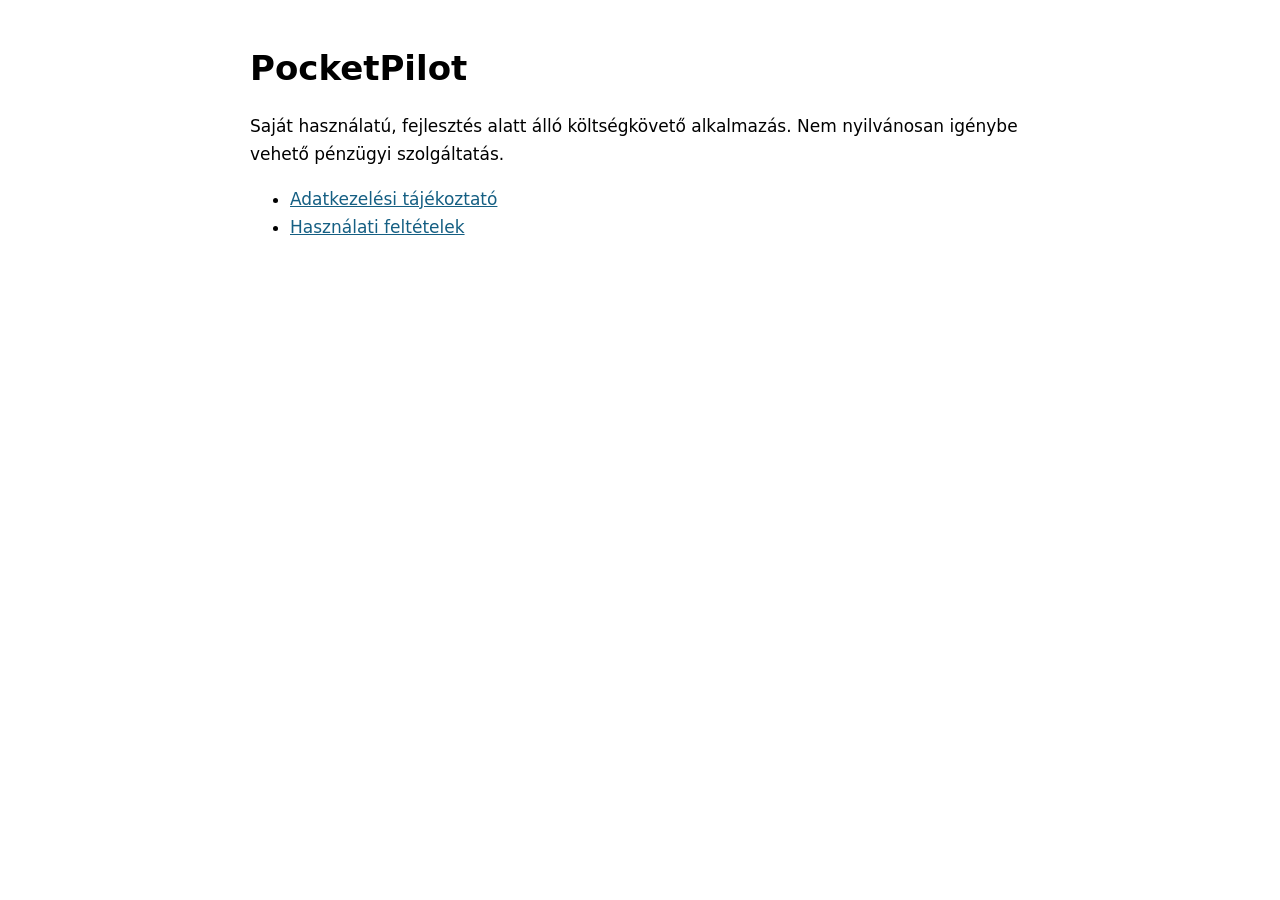
<file: index.html>
<!doctype html>
<html lang="hu"><head><meta charset="utf-8"><meta name="viewport" content="width=device-width,initial-scale=1"><title>PocketPilot</title><link rel="stylesheet" href="style.css"></head>
<body><main><h1>PocketPilot</h1><p>Saját használatú, fejlesztés alatt álló költségkövető alkalmazás. Nem nyilvánosan igénybe vehető pénzügyi szolgáltatás.</p><ul><li><a href="privacy.html">Adatkezelési tájékoztató</a></li><li><a href="terms.html">Használati feltételek</a></li></ul></main></body></html>
</file>
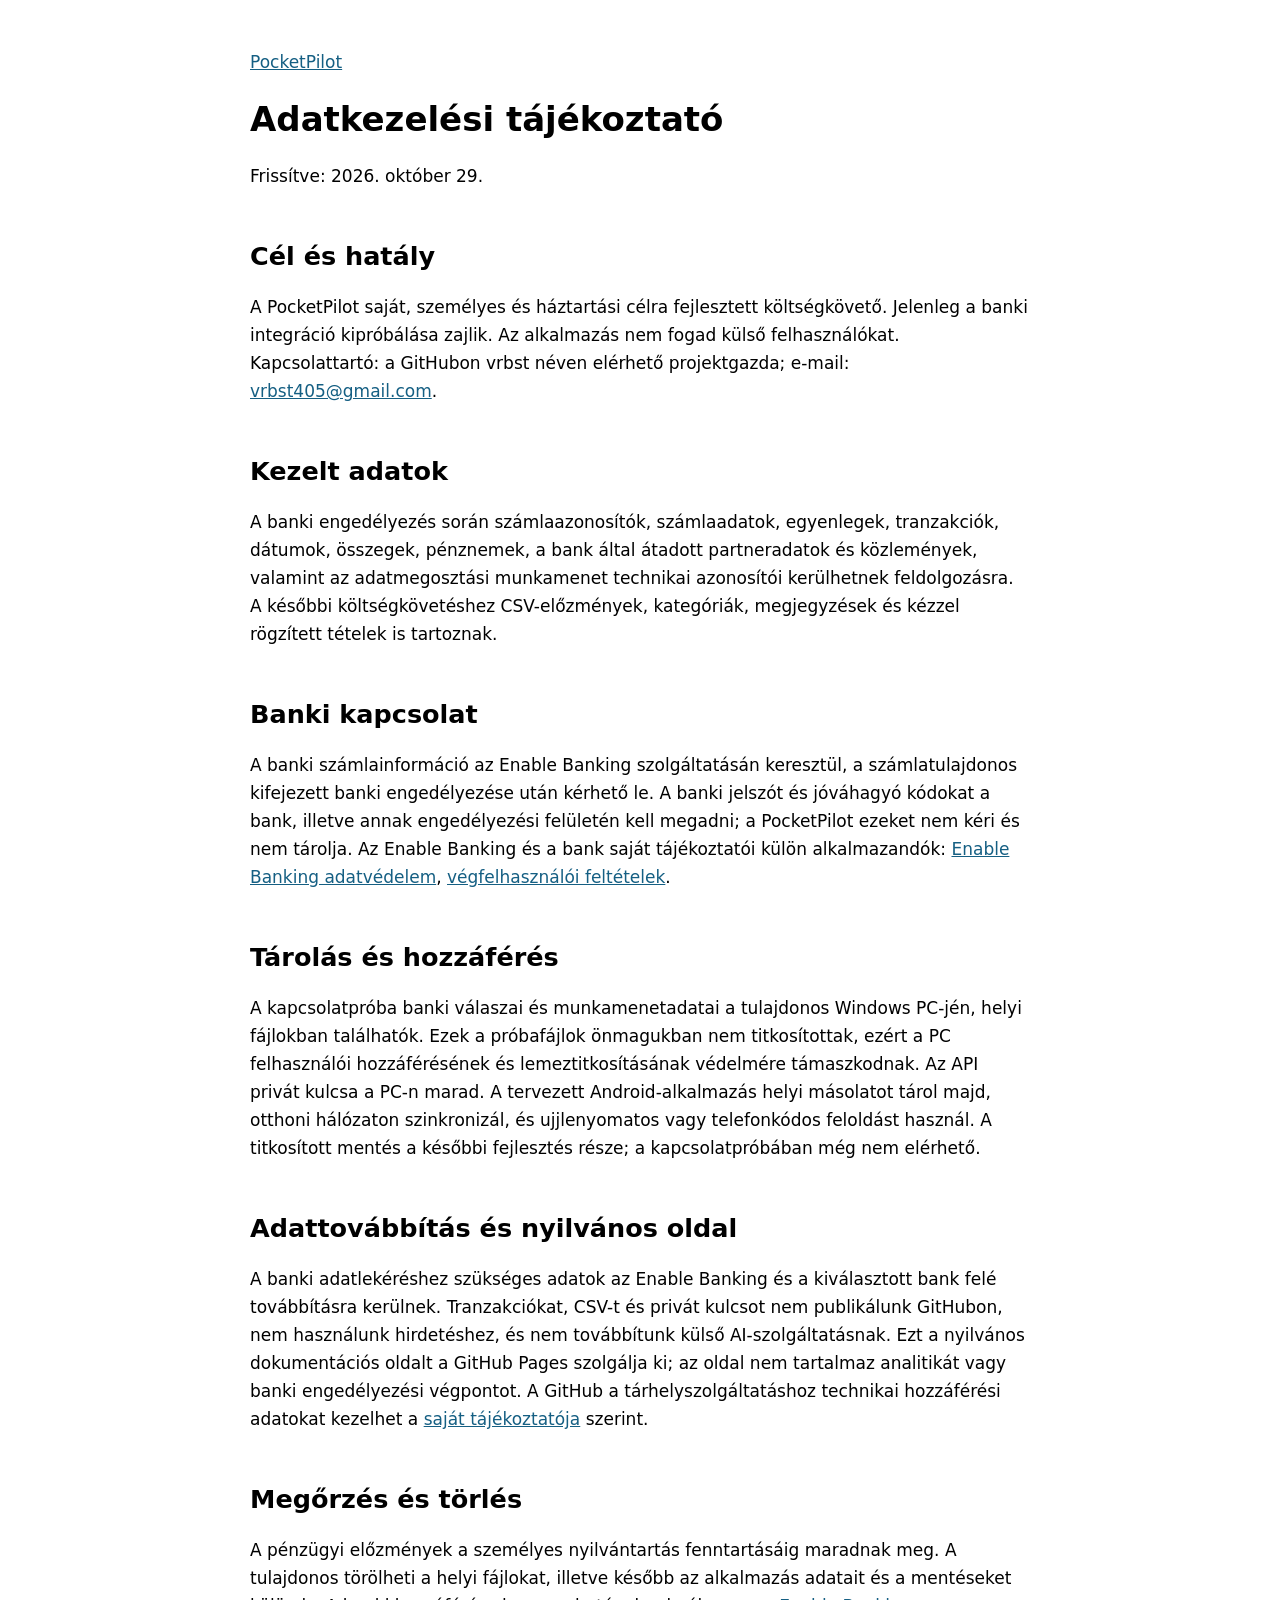
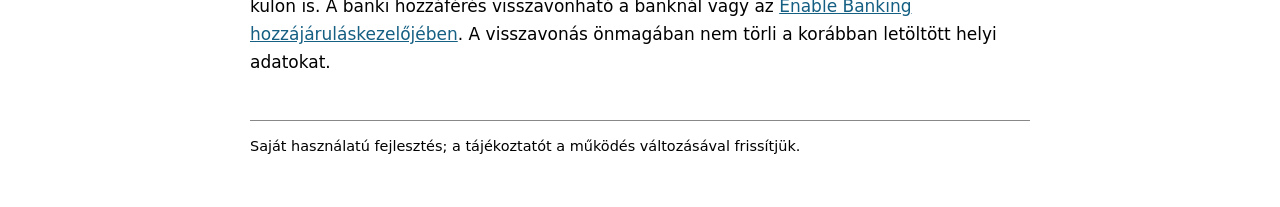
<file: privacy.html>
<!doctype html>
<html lang="hu"><head><meta charset="utf-8"><meta name="viewport" content="width=device-width,initial-scale=1"><title>PocketPilot – Adatkezelési tájékoztató</title><link rel="stylesheet" href="style.css"></head>
<body><main><a href="index.html">PocketPilot</a><h1>Adatkezelési tájékoztató</h1><p>Frissítve: 2026. október 29.</p>
<h2>Cél és hatály</h2><p>A PocketPilot saját, személyes és háztartási célra fejlesztett költségkövető. Jelenleg a banki integráció kipróbálása zajlik. Az alkalmazás nem fogad külső felhasználókat. Kapcsolattartó: a GitHubon vrbst néven elérhető projektgazda; e-mail: <a href="mailto:vrbst405@gmail.com">vrbst405@gmail.com</a>.</p>
<h2>Kezelt adatok</h2><p>A banki engedélyezés során számlaazonosítók, számlaadatok, egyenlegek, tranzakciók, dátumok, összegek, pénznemek, a bank által átadott partneradatok és közlemények, valamint az adatmegosztási munkamenet technikai azonosítói kerülhetnek feldolgozásra. A későbbi költségkövetéshez CSV-előzmények, kategóriák, megjegyzések és kézzel rögzített tételek is tartoznak.</p>
<h2>Banki kapcsolat</h2><p>A banki számlainformáció az Enable Banking szolgáltatásán keresztül, a számlatulajdonos kifejezett banki engedélyezése után kérhető le. A banki jelszót és jóváhagyó kódokat a bank, illetve annak engedélyezési felületén kell megadni; a PocketPilot ezeket nem kéri és nem tárolja. Az Enable Banking és a bank saját tájékoztatói külön alkalmazandók: <a href="https://enablebanking.com/privacy/">Enable Banking adatvédelem</a>, <a href="https://tilisy.enablebanking.com/terms">végfelhasználói feltételek</a>.</p>
<h2>Tárolás és hozzáférés</h2><p>A kapcsolatpróba banki válaszai és munkamenetadatai a tulajdonos Windows PC-jén, helyi fájlokban találhatók. Ezek a próbafájlok önmagukban nem titkosítottak, ezért a PC felhasználói hozzáférésének és lemeztitkosításának védelmére támaszkodnak. Az API privát kulcsa a PC-n marad. A tervezett Android-alkalmazás helyi másolatot tárol majd, otthoni hálózaton szinkronizál, és ujjlenyomatos vagy telefonkódos feloldást használ. A titkosított mentés a későbbi fejlesztés része; a kapcsolatpróbában még nem elérhető.</p>
<h2>Adattovábbítás és nyilvános oldal</h2><p>A banki adatlekéréshez szükséges adatok az Enable Banking és a kiválasztott bank felé továbbításra kerülnek. Tranzakciókat, CSV-t és privát kulcsot nem publikálunk GitHubon, nem használunk hirdetéshez, és nem továbbítunk külső AI-szolgáltatásnak. Ezt a nyilvános dokumentációs oldalt a GitHub Pages szolgálja ki; az oldal nem tartalmaz analitikát vagy banki engedélyezési végpontot. A GitHub a tárhelyszolgáltatáshoz technikai hozzáférési adatokat kezelhet a <a href="https://docs.github.com/en/site-policy/privacy-policies/github-general-privacy-statement">saját tájékoztatója</a> szerint.</p>
<h2>Megőrzés és törlés</h2><p>A pénzügyi előzmények a személyes nyilvántartás fenntartásáig maradnak meg. A tulajdonos törölheti a helyi fájlokat, illetve később az alkalmazás adatait és a mentéseket külön is. A banki hozzáférés visszavonható a banknál vagy az <a href="https://enablebanking.com/data-sharing-consents/">Enable Banking hozzájáruláskezelőjében</a>. A visszavonás önmagában nem törli a korábban letöltött helyi adatokat.</p>
</main><footer>Saját használatú fejlesztés; a tájékoztatót a működés változásával frissítjük.</footer></body></html>
</file>
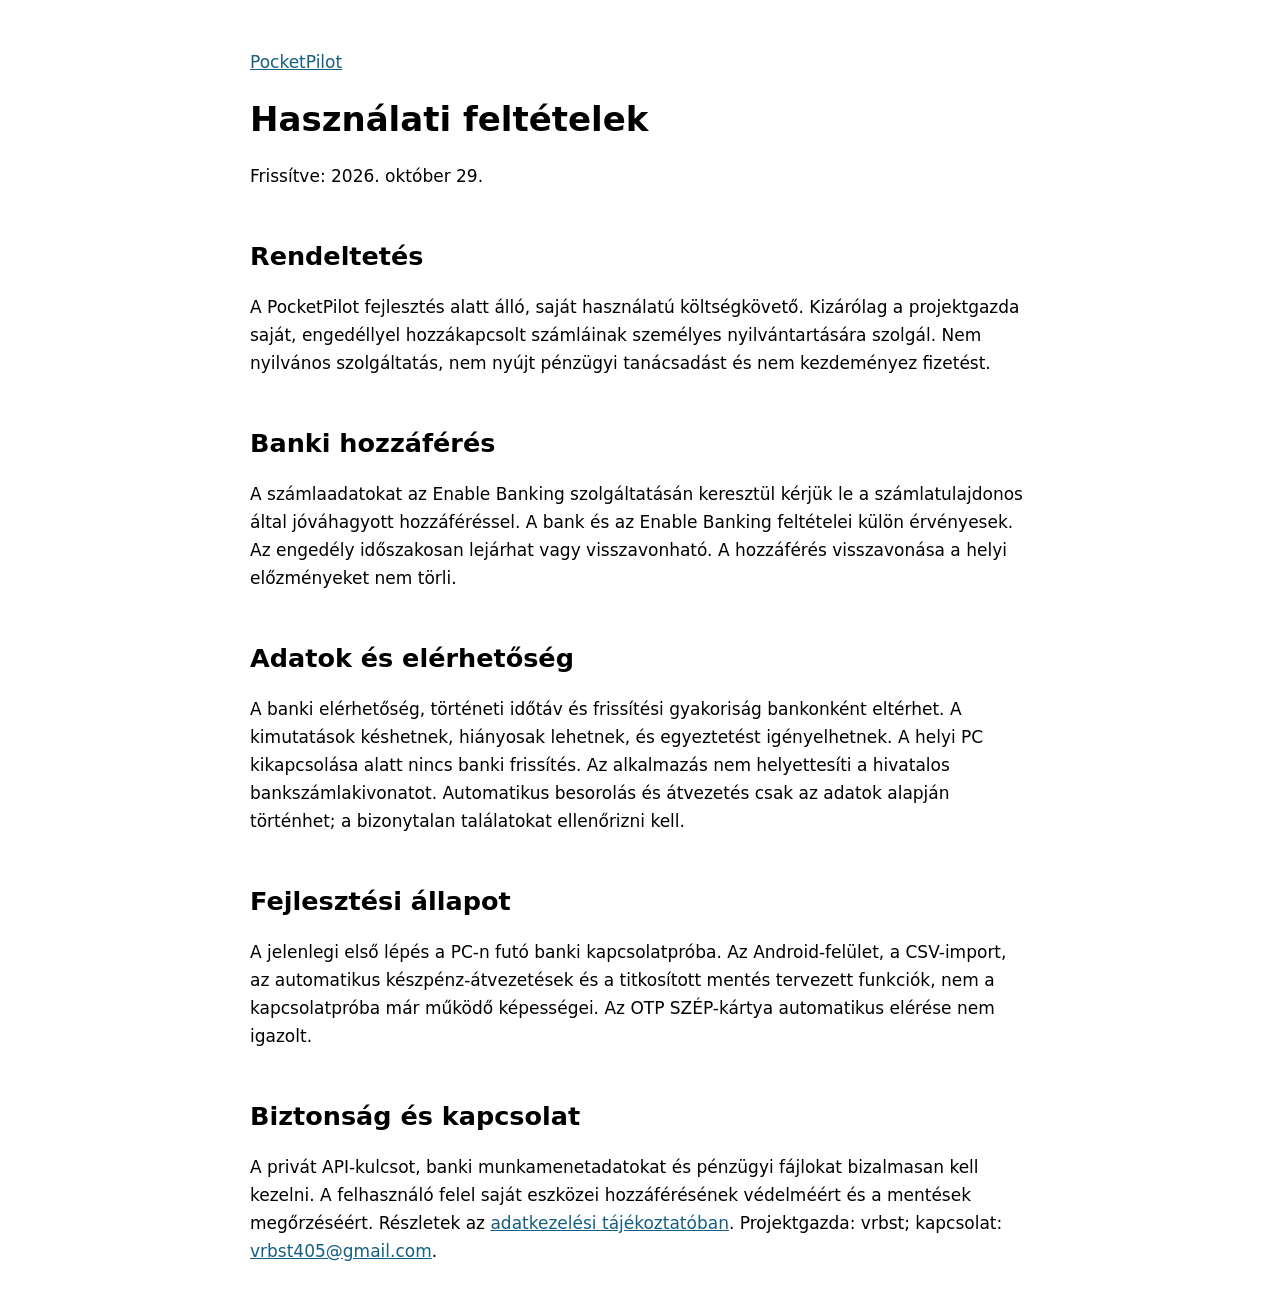
<file: terms.html>
<!doctype html>
<html lang="hu"><head><meta charset="utf-8"><meta name="viewport" content="width=device-width,initial-scale=1"><title>PocketPilot – Használati feltételek</title><link rel="stylesheet" href="style.css"></head>
<body><main><a href="index.html">PocketPilot</a><h1>Használati feltételek</h1><p>Frissítve: 2026. október 29.</p>
<h2>Rendeltetés</h2><p>A PocketPilot fejlesztés alatt álló, saját használatú költségkövető. Kizárólag a projektgazda saját, engedéllyel hozzákapcsolt számláinak személyes nyilvántartására szolgál. Nem nyilvános szolgáltatás, nem nyújt pénzügyi tanácsadást és nem kezdeményez fizetést.</p>
<h2>Banki hozzáférés</h2><p>A számlaadatokat az Enable Banking szolgáltatásán keresztül kérjük le a számlatulajdonos által jóváhagyott hozzáféréssel. A bank és az Enable Banking feltételei külön érvényesek. Az engedély időszakosan lejárhat vagy visszavonható. A hozzáférés visszavonása a helyi előzményeket nem törli.</p>
<h2>Adatok és elérhetőség</h2><p>A banki elérhetőség, történeti időtáv és frissítési gyakoriság bankonként eltérhet. A kimutatások késhetnek, hiányosak lehetnek, és egyeztetést igényelhetnek. A helyi PC kikapcsolása alatt nincs banki frissítés. Az alkalmazás nem helyettesíti a hivatalos bankszámlakivonatot. Automatikus besorolás és átvezetés csak az adatok alapján történhet; a bizonytalan találatokat ellenőrizni kell.</p>
<h2>Fejlesztési állapot</h2><p>A jelenlegi első lépés a PC-n futó banki kapcsolatpróba. Az Android-felület, a CSV-import, az automatikus készpénz-átvezetések és a titkosított mentés tervezett funkciók, nem a kapcsolatpróba már működő képességei. Az OTP SZÉP-kártya automatikus elérése nem igazolt.</p>
<h2>Biztonság és kapcsolat</h2><p>A privát API-kulcsot, banki munkamenetadatokat és pénzügyi fájlokat bizalmasan kell kezelni. A felhasználó felel saját eszközei hozzáférésének védelméért és a mentések megőrzéséért. Részletek az <a href="privacy.html">adatkezelési tájékoztatóban</a>. Projektgazda: vrbst; kapcsolat: <a href="mailto:vrbst405@gmail.com">vrbst405@gmail.com</a>.</p>
</main></body></html>
</file>
<file: style.css>
:root{color-scheme:light dark;font:17px/1.65 system-ui,sans-serif}body{max-width:780px;margin:48px auto;padding:0 24px}a{color:light-dark(#155f83,#83d5ff)}h1,h2{line-height:1.2}h2{margin-top:2em}footer{margin-top:3em;border-top:1px solid #888;padding-top:1em;font-size:.85em}
</file>
